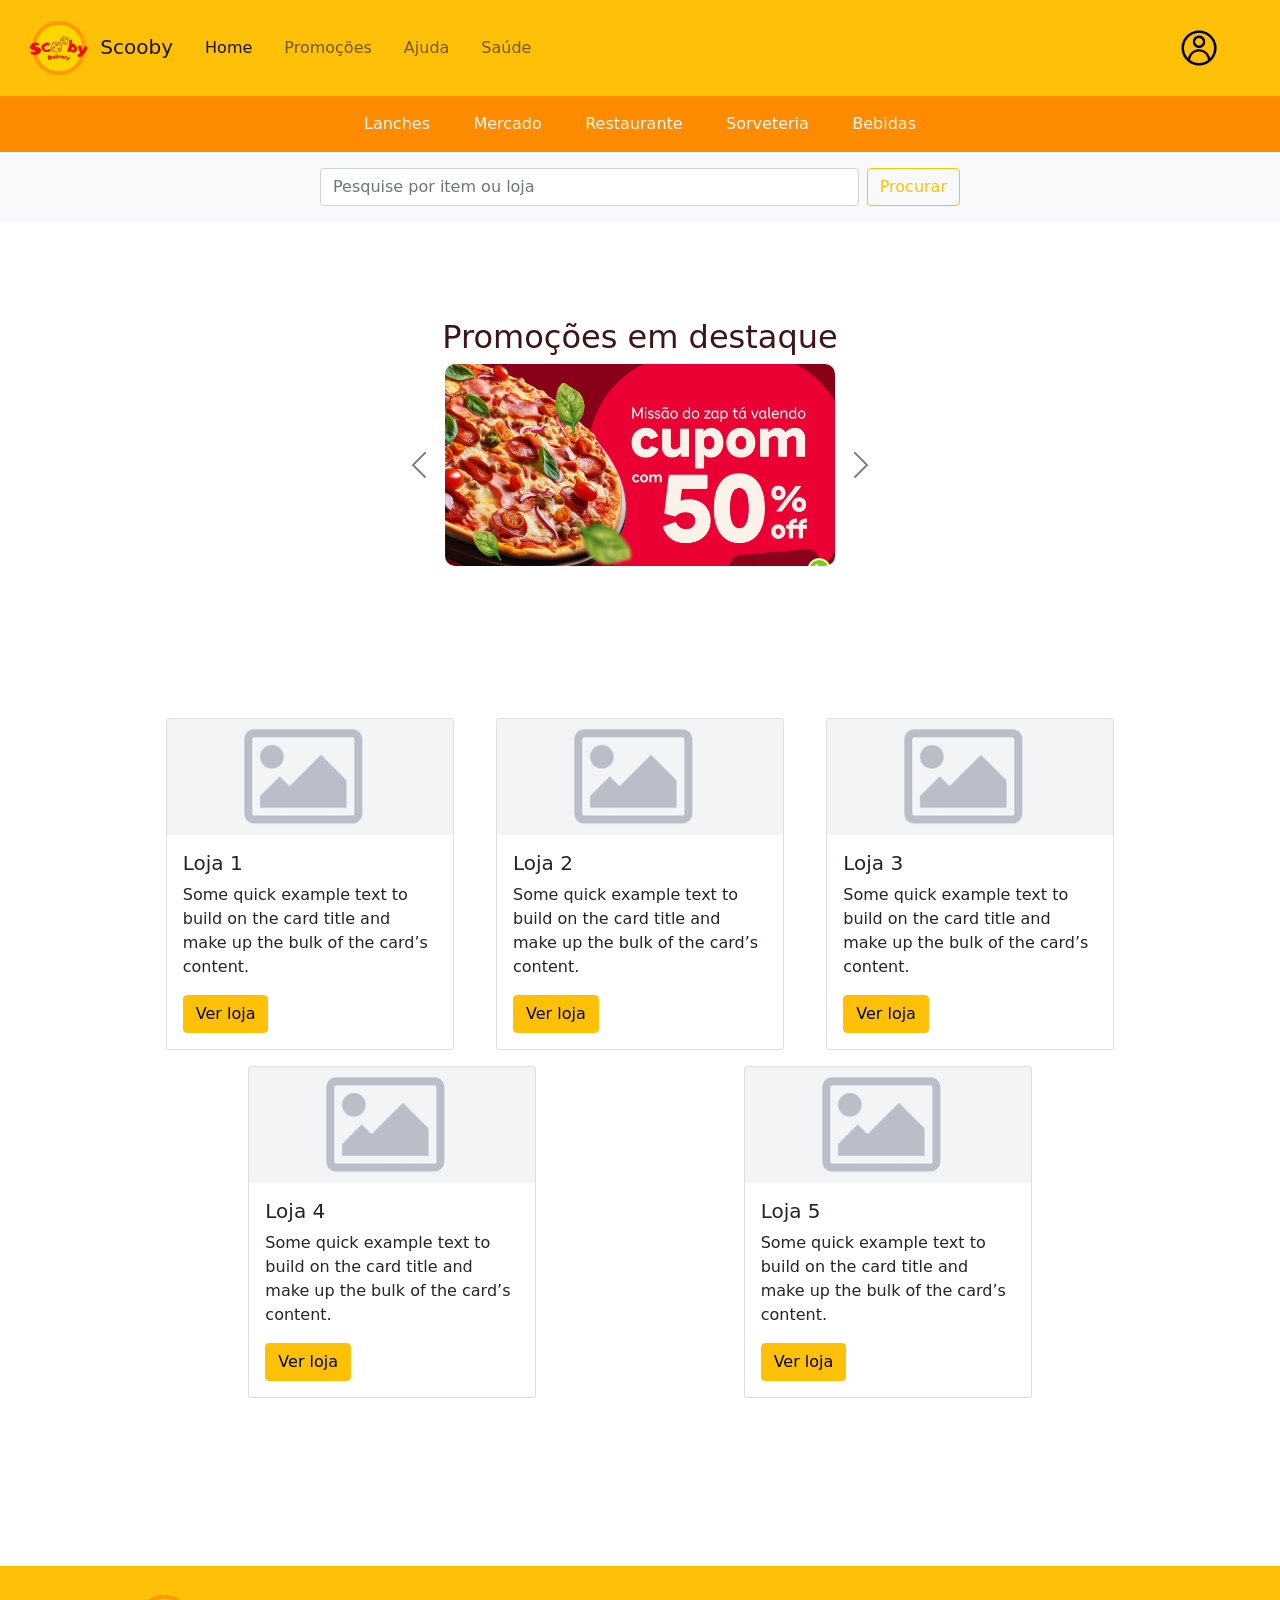
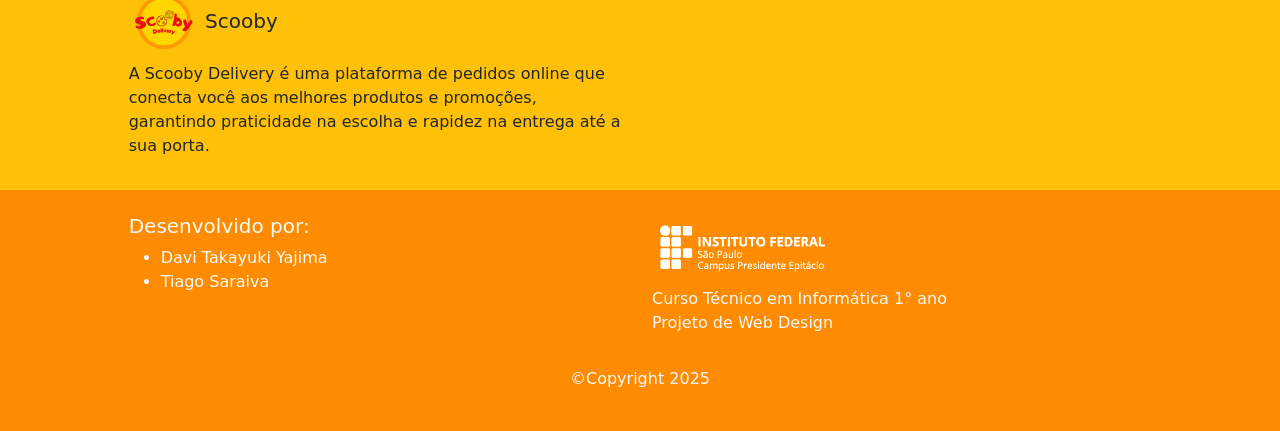
<file: index.html>
<!DOCTYPE html>
<html lang="pt-br">
<head>
    <meta charset="UTF-8">
    <meta name="viewport" content="width=device-width, initial-scale=1.0">
    <link rel="stylesheet" href="./bootstrap-5.0.2-dist/css/bootstrap.min.css">
    <link rel="stylesheet" href="./assets/css/style.css">
    <script src="bootstrap-5.0.2-dist/js/bootstrap.bundle.min.js" defer></script>
    <title>Scooby | Home</title>
    <link rel="icon" href="./assets/img/logoScooby.svg" type="image/x-icon">
</head>
<body>
    <nav class="navbar navbar-expand-lg navbar-light bg-warning">
        <div class="row col-12">
            <div class="container-fluid mx-4 d-flex justify-content-around">
                <div class="col-11 d-flex">
                    <a class="navbar-brand" href="./index.html">
                        <img src="./assets/img/logoScooby.svg" alt="Logo da Scooby Delivery" width="70">
                        Scooby
                    </a>
                    <button class="navbar-toggler" type="button" data-bs-toggle="collapse" data-bs-target="#navbarNavAltMarkup" aria-controls="navbarNavAltMarkup" aria-expanded="false" aria-label="Toggle navigation">
                    <span class="navbar-toggler-icon"></span>
                    </button>
                    <div class="collapse navbar-collapse" id="navbarNavAltMarkup">
                        <div class="navbar-nav">
                            <a class="nav-link active mx-2" aria-current="page" href="./index.html">Home</a>
                            <a class="nav-link mx-2" href="./promocoes.html">Promoções</a>
                            <a class="nav-link mx-2" href="./ajuda.html">Ajuda</a>
                            <a class="nav-link mx-2" href="./saude.html">Saúde</a>
                        </div>
                    </div>
                </div>
                <div class="col-1 collapse navbar-collapse px-1" id="navbarNavAltMarkup">
                    <div class="navbar-nav">
                        <a href="./perfil.html" class="navbar-brand">
                            <img src="./assets/img/icons/perfil-de-usuario.png" alt="Ícone perfil" width="40">
                        </a>
                    </div>
                </div>
            </div>
        </div>
    </nav>
    <div class="row">
        <nav class="navbar navbar-expand-lg navbar-light" style="background-color: darkorange;">
            <div class="container-fluid">
                <button class="navbar-toggler" type="button" data-bs-toggle="collapse" data-bs-target="#navbarNavAltMarkup" aria-controls="navbarNavAltMarkup" aria-expanded="false" aria-label="Toggle navigation">
                <span class="navbar-toggler-icon"></span>
                </button>
                <div class="col-12">
                    <div class="col-6 container-fluid mx-auto collapse navbar-collapse" id="navbarNavAltMarkup">
                        <div class="navbar-nav justify-content-between w-100">
                            <a class="nav-link text-light" href="#">Lanches</a>
                            <a class="nav-link text-light" href="#">Mercado</a>
                            <a class="nav-link text-light" href="#">Restaurante</a>
                            <a class="nav-link text-light" href="#">Sorveteria</a>
                            <a class="nav-link text-light" href="#">Bebidas</a>
                        </div>
                    </div>
                </div>
            </div>
        </nav>
    </div>
    <div class="row px-0">
        <div class="col-12 bg-light py-3">
            <form class="d-flex col-6 mx-auto" role="search">
                <input class="form-control me-2" type="search" placeholder="Pesquise por item ou loja" aria-label="Search"/>
                <button class="btn btn-outline-warning" type="submit">Procurar</button>
            </form>
        </div>
    </div>
    <div class="row py-5">
        <div class="col-5 mx-auto my-5">
            <h2 class="fs-2 text-center">Promoções em destaque</h2>
            <div id="carouselExample" class="carousel carousel-fade carousel-dark slide">
                <div class="carousel-inner slide">
                    <div class="carousel-item active">
                        <img src="./assets/img/promocao1.png" class="d-block w-75 mx-auto" alt="...">
                    </div>
                    <div class="carousel-item">
                        <img src="./assets/img/promocao3.png" class="d-block w-75 mx-auto" alt="...">
                    </div>
                </div>
                <button class="carousel-control-prev" type="button" data-bs-target="#carouselExample" data-bs-slide="prev">
                    <span class="carousel-control-prev-icon" aria-hidden="true"></span>
                    <span class="visually-hidden">Previous</span>
                </button>
                <button class="carousel-control-next" type="button" data-bs-target="#carouselExample" data-bs-slide="next">
                    <span class="carousel-control-next-icon" aria-hidden="true"></span>
                    <span class="visually-hidden">Next</span>
                </button>
            </div>
        </div>
    </div>
    <div class="row my-5">
        <div class="container-fluid d-flex px-5 flex-wrap justify-content-around col-10 mb-5">
            <div class="card my-2" style="width: 18rem;">
                <img src="./assets/img/img-n.png" class="card-img-top" alt="...">
                <div class="card-body">
                    <h5 class="card-title">Loja 1</h5>
                    <p class="card-text">Some quick example text to build on the card title and make up the bulk of the card’s content.</p>
                    <a href="#" class="btn btn-warning">Ver loja</a>
                </div>
            </div>
            <div class="card my-2" style="width: 18rem;">
                <img src="./assets/img/img-n.png" class="card-img-top" alt="...">
                <div class="card-body">
                    <h5 class="card-title">Loja 2</h5>
                    <p class="card-text">Some quick example text to build on the card title and make up the bulk of the card’s content.</p>
                    <a href="#" class="btn btn-warning">Ver loja</a>
                </div>
            </div>
            <div class="card my-2" style="width: 18rem;">
                <img src="./assets/img/img-n.png" class="card-img-top" alt="...">
                <div class="card-body">
                    <h5 class="card-title">Loja 3</h5>
                    <p class="card-text">Some quick example text to build on the card title and make up the bulk of the card’s content.</p>
                    <a href="#" class="btn btn-warning">Ver loja</a>
                </div>
            </div>
            <div class="card my-2" style="width: 18rem;">
                <img src="./assets/img/img-n.png" class="card-img-top" alt="...">
                <div class="card-body">
                    <h5 class="card-title">Loja 4</h5>
                    <p class="card-text">Some quick example text to build on the card title and make up the bulk of the card’s content.</p>
                    <a href="#" class="btn btn-warning">Ver loja</a>
                </div>
            </div>
            <div class="card my-2" style="width: 18rem;">
                <img src="./assets/img/img-n.png" class="card-img-top" alt="...">
                <div class="card-body">
                    <h5 class="card-title">Loja 5</h5>
                    <p class="card-text">Some quick example text to build on the card title and make up the bulk of the card’s content.</p>
                    <a href="#" class="btn btn-warning">Ver loja</a>
                </div>
            </div>
        </div>
    </div>
    <div class="bg-warning py-3" style="margin-top: 7em;">
        <div class="container-fluid">
            <div class="row col-10 mx-auto">
                <div class="col-6">
                    <div class="row">
                        <a class="navbar-brand text-dark" href="./index.html">
                            <img src="./assets/img/logoScooby.svg" alt="Logo da Scooby" width="70">
                            Scooby
                        </a>
                    </div>
                    <div class="row">
                        <p>A Scooby Delivery é uma plataforma de pedidos online que conecta você aos melhores produtos e promoções, garantindo praticidade na escolha e rapidez na entrega até a sua porta.</p>
                    </div>
                </div>
            </div>
        </div>
    </div>
    <footer class="py-4" style="background-color: darkorange;">
        <div class="container-fluid">
            <div class="row col-10 mx-auto text-light">
                <div class="col-6">
                    <h5>Desenvolvido por:</h5>
                    <ul>
                        <li>Davi Takayuki Yajima</li>
                        <li>Tiago Saraiva</li>
                    </ul>
                </div>
                <div class="col-6">
                    <img class="mb-2" src="./assets/img/logoIFSPhorizontal.png" alt="Logotipo IFSP campus Presidente Epitácio" width="180">
                    <p class="my-0">Curso Técnico em Informática 1° ano</p>
                    <p>Projeto de Web Design</p>
                </div>
            </div>
            <div class="row col-10 mx-auto text-light">
                <p class="text-center mt-3">©Copyright 2025</p>
            </div>
        </div>
    </footer>
</body>
</html>
</file>
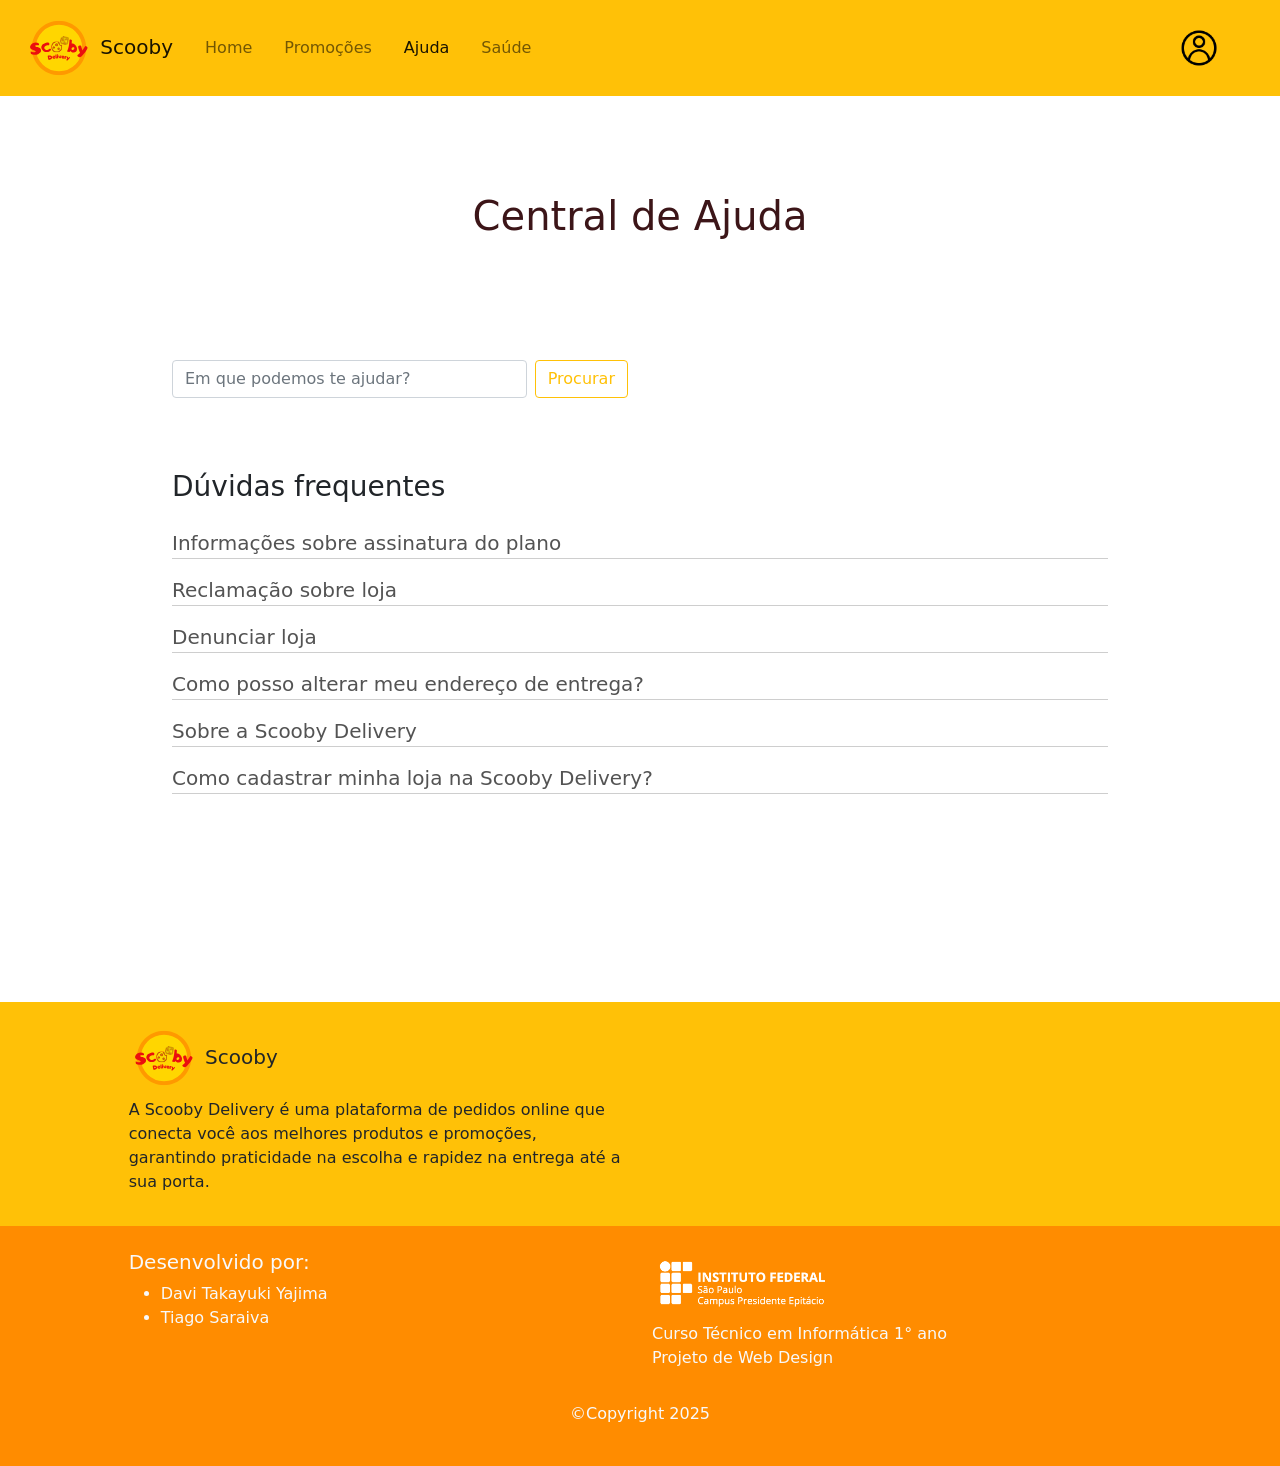
<file: ajuda.html>
<!DOCTYPE html>
<html lang="pt-br">
<head>
    <meta charset="UTF-8">
    <meta name="viewport" content="width=device-width, initial-scale=1.0">
    <link rel="stylesheet" href="./bootstrap-5.0.2-dist/css/bootstrap.min.css">
    <link rel="stylesheet" href="./assets/css/style.css">
    <script src="bootstrap-5.0.2-dist/js/bootstrap.bundle.min.js" defer></script>
    <title>Scooby | Promoções</title>
    <link rel="icon" href="./assets/img/logoScooby.svg" type="image/x-icon">
</head>
<body>
    <nav class="navbar navbar-expand-lg navbar-light bg-warning">
        <div class="row col-12">
            <div class="container-fluid mx-4 d-flex justify-content-around">
                <div class="col-11 d-flex">
                    <a class="navbar-brand" href="./index.html">
                        <img src="./assets/img/logoScooby.svg" alt="Logo da Scooby Delivery" width="70">
                        Scooby
                    </a>
                    <button class="navbar-toggler" type="button" data-bs-toggle="collapse" data-bs-target="#navbarNavAltMarkup" aria-controls="navbarNavAltMarkup" aria-expanded="false" aria-label="Toggle navigation">
                    <span class="navbar-toggler-icon"></span>
                    </button>
                    <div class="collapse navbar-collapse" id="navbarNavAltMarkup">
                        <div class="navbar-nav">
                            <a class="nav-link mx-2" aria-current="page" href="./index.html">Home</a>
                            <a class="nav-link mx-2" href="./promocoes.html">Promoções</a>
                            <a class="nav-link active mx-2" href="./ajuda.html">Ajuda</a>
                            <a class="nav-link mx-2" href="./saude.html">Saúde</a>
                        </div>
                    </div>
                </div>
                <div class="col-1 collapse navbar-collapse px-1" id="navbarNavAltMarkup">
                    <div class="navbar-nav">
                        <a href="./perfil.html" class="navbar-brand">
                            <img src="./assets/img/icons/perfil-de-usuario.png" alt="Ícone perfil" width="40">
                        </a>
                    </div>
                </div>
            </div>
        </div>
    </nav>
    <div class="container-fluid col-9 my-5 py-5">
        <h2 class="fs-1 text-center" style="margin-bottom: 3em;">Central de Ajuda</h2>
        <div class="row mt-5">
            <form class="d-flex col-6 mb-4" role="search">
                <input class="form-control me-2" type="search" placeholder="Em que podemos te ajudar?" aria-label="Search"/>
                <button class="btn btn-outline-warning" type="submit">Procurar</button>
            </form>
        </div>
        <h3 class="mt-5 mb-4">Dúvidas frequentes</h3>
        <div class="row" style="margin-bottom: 5em;">
            <ul class="lista-ajuda">
                <li class="mb-3"><a href="#">Informações sobre assinatura do plano</a></li>
                <li class="mb-3"><a href="#">Reclamação sobre loja</a></li>
                <li class="mb-3"><a href="#">Denunciar loja</a></li>
                <li class="mb-3"><a href="#">Como posso alterar meu endereço de entrega?</a></li>
                <li class="mb-3"><a href="#">Sobre a Scooby Delivery</a></li>
                <li class="mb-3"><a href="#">Como cadastrar minha loja na Scooby Delivery?</a></li>
            </ul>
        </div>
    </div>
    <div class="bg-warning py-3 mt-5">
        <div class="container-fluid">
            <div class="row col-10 mx-auto">
                <div class="col-6">
                    <div class="row">
                        <a class="navbar-brand text-dark" href="./index.html">
                            <img src="./assets/img/logoScooby.svg" alt="Logo da Scooby" width="70">
                            Scooby
                        </a>
                    </div>
                    <div class="row">
                        <p>A Scooby Delivery é uma plataforma de pedidos online que conecta você aos melhores produtos e promoções, garantindo praticidade na escolha e rapidez na entrega até a sua porta.</p>
                    </div>
                </div>
            </div>
        </div>
    </div>
    <footer class="py-4" style="background-color: darkorange;">
        <div class="container-fluid">
            <div class="row col-10 mx-auto text-light">
                <div class="col-6">
                    <h5>Desenvolvido por:</h5>
                    <ul>
                        <li>Davi Takayuki Yajima</li>
                        <li>Tiago Saraiva</li>
                    </ul>
                </div>
                <div class="col-6">
                    <img class="mb-2" src="./assets/img/logoIFSPhorizontal.png" alt="Logotipo IFSP campus Presidente Epitácio" width="180">
                    <p class="my-0">Curso Técnico em Informática 1° ano</p>
                    <p>Projeto de Web Design</p>
                </div>
            </div>
            <div class="row col-10 mx-auto text-light">
                <p class="text-center mt-3">©Copyright 2025</p>
            </div>
        </div>
    </footer>
</body>
</html>
</file>
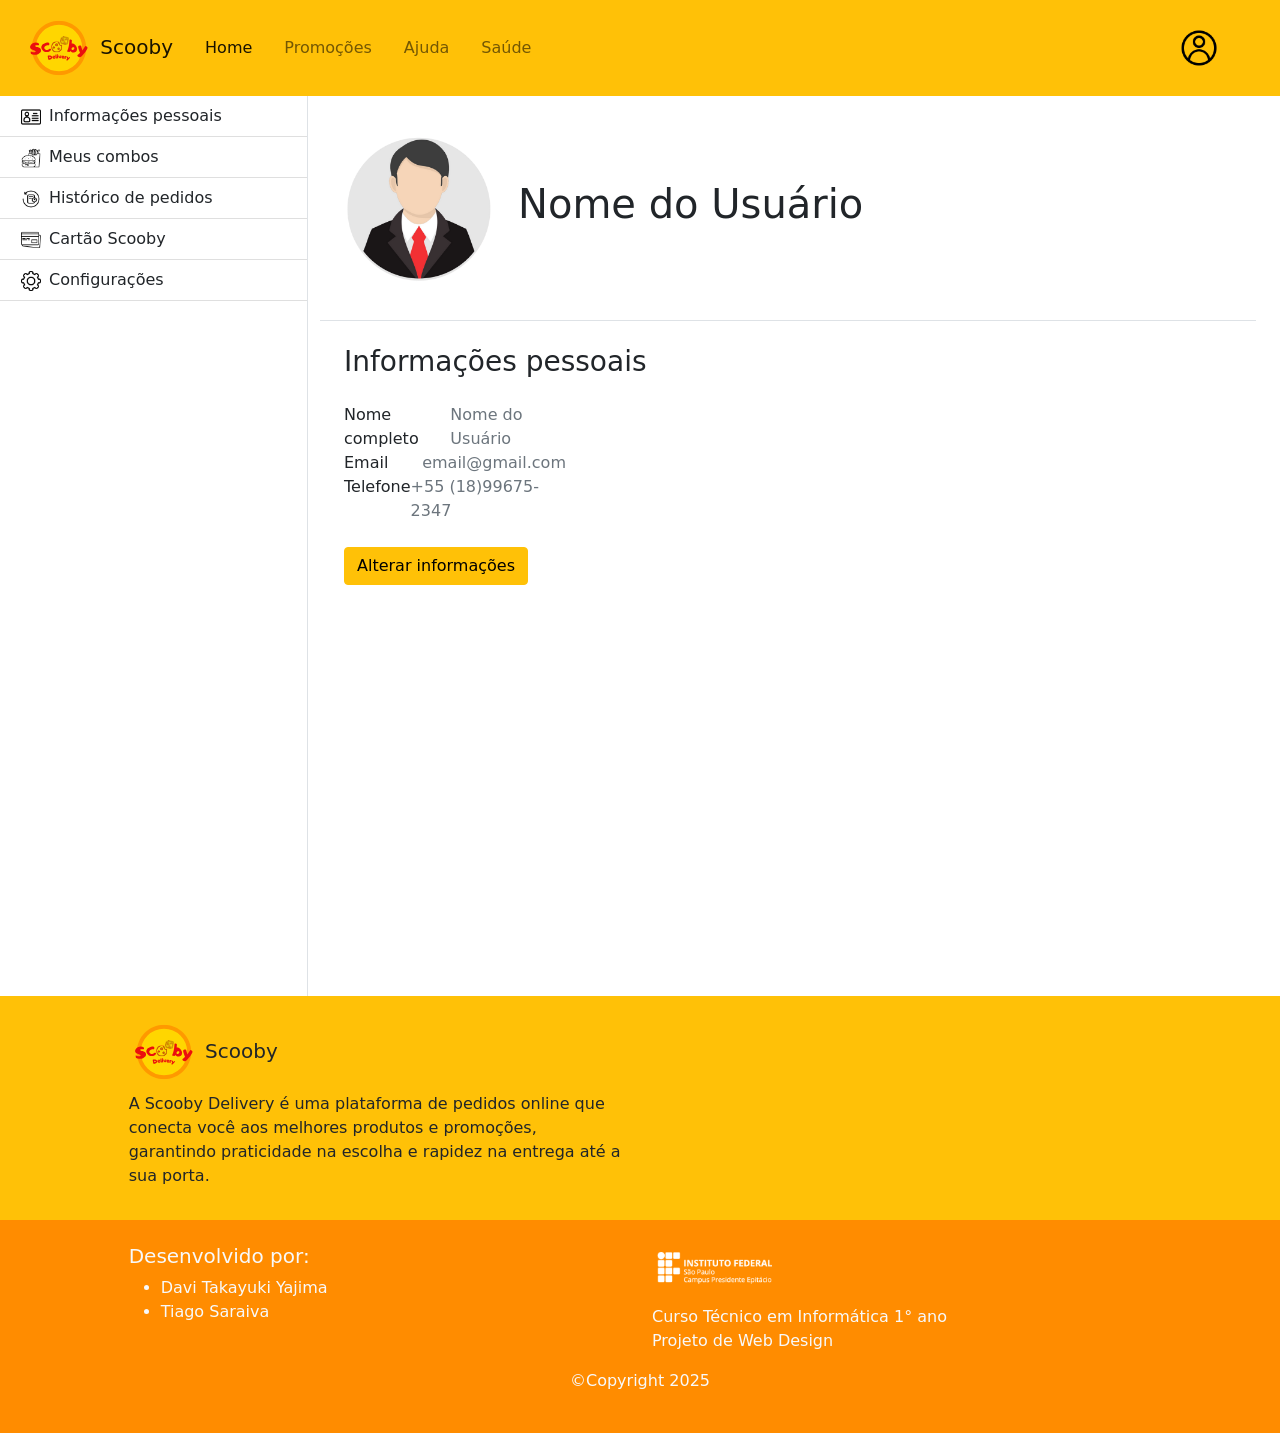
<file: perfil.html>
<!DOCTYPE html>
<html lang="pt-br" style="height: 100vh;">
<head>
    <meta charset="UTF-8">
    <meta name="viewport" content="width=device-width, initial-scale=1.0">
    <link rel="stylesheet" href="./bootstrap-5.0.2-dist/css/bootstrap.min.css">
    <link rel="stylesheet" href="./assets/css/style.css">
    <script src="bootstrap-5.0.2-dist/js/bootstrap.bundle.min.js" defer></script>
    <title>Scooby | Perfil</title>
</head>
<body>
    <nav class="navbar navbar-expand-lg navbar-light bg-warning">
        <div class="row col-12">
            <div class="container-fluid mx-4 d-flex justify-content-around mx-0">
                <div class="col-11 d-flex">
                    <a class="navbar-brand" href="./index.html">
                        <img src="./assets/img/logoScooby.svg" alt="" width="70">
                        Scooby
                    </a>
                    <button class="navbar-toggler" type="button" data-bs-toggle="collapse" data-bs-target="#navbarNavAltMarkup" aria-controls="navbarNavAltMarkup" aria-expanded="false" aria-label="Toggle navigation">
                    <span class="navbar-toggler-icon"></span>
                    </button>
                    <div class="collapse navbar-collapse" id="navbarNavAltMarkup">
                        <div class="navbar-nav">
                            <a class="nav-link active mx-2" aria-current="page" href="./index.html">Home</a>
                            <a class="nav-link mx-2" href="./promocoes.html">Promoções</a>
                            <a class="nav-link mx-2" href="./ajuda.html">Ajuda</a>
                            <a class="nav-link mx-2" href="./saude.html">Saúde</a>
                        </div>
                    </div>
                </div>
                <div class="col-1 collapse navbar-collapse px-1" id="navbarNavAltMarkup">
                    <div class="navbar-nav">
                        <a href="./perfil.html" class="navbar-brand">
                            <img src="./assets/img/icons/perfil-de-usuario.png" alt="" width="40">
                        </a>
                    </div>
                </div>
            </div>
        </div>
    </nav>
    
    <div class="row col-12" style="height: 100vh">
        <div class="col-3 border-end px-0">
            <ul class="list-group rounded-0">
                <li class="list-group-item border-end-0 border-top-0 px-4" style="cursor: pointer;"><img src="./assets/img/icons/carteira-de-identidade.png" alt="Ícone de informações pessoais" width="20px" class="mx-2">Informações pessoais</li>
                <li class="list-group-item border-end-0 border-top-0 px-4" style="cursor: pointer;"><img src="./assets/img/icons/comida.png" alt="Ícone de combos" width="20px" class="mx-2">Meus combos</li>
                <li class="list-group-item border-end-0 border-top-0 px-4" style="cursor: pointer;"><img src="./assets/img/icons/historia.png" alt="Ícone de histórico de pedidos" width="20px" class="mx-2">Histórico de pedidos</li>
                <li class="list-group-item border-end-0 border-top-0 px-4" style="cursor: pointer;"><img src="./assets/img/icons/cartao-de-credito.png" alt="Ícone de cartao de crédito" width="20px" class="mx-2" id="cartao">Cartão Scooby</li>
                <li class="list-group-item border-end-0 border-top-0 px-4" style="cursor: pointer;"><img src="./assets/img/icons/configuracoes.png" alt="Ícone configurações" width="20px" class="mx-2" id="config">Configurações</li>
            </ul>
        </div>
        <div class="col-9">
            <div class="border-bottom h-25 d-flex align-items-center">
                <img class="mx-4" src="./assets/img/ft-perfil-exemplo.png" alt="Imagem de perfil do isiário" style="width: 150px; height: 150px;">
                <h4 class="fs-1">Nome do Usuário</h4>
            </div>
            <!-- Informações pessoais -->
            <div class="h-75 px-4">
                <h5 class="fs-3 my-4">Informações pessoais</h5>
                <div class="d-flex justify-content-between w-25">
                    <span>Nome completo</span>
                    <span class="text-secondary">Nome do Usuário</span>
                </div>
                <div class="d-flex justify-content-between w-25">
                    <span>Email</span>
                    <span class="text-secondary">email@gmail.com</span>
                </div>
                <div class="d-flex justify-content-between w-25">
                    <span>Telefone</span>
                    <span class="text-secondary">+55 (18)99675-2347</span>
                </div>
                <a class="btn btn-warning my-4" href="#" role="button">Alterar informações</a>
            </div>
        </div>
    </div>

    <div class="bg-warning py-3">
        <div class="container-fluid">
            <div class="row col-10 mx-auto">
                <div class="col-6">
                    <div class="row">
                        <a class="navbar-brand text-dark" href="./index.html">
                            <img src="./assets/img/logoScooby.svg" alt="Logo da Scooby" width="70">
                            Scooby
                        </a>
                    </div>
                    <div class="row">
                        <p>A Scooby Delivery é uma plataforma de pedidos online que conecta você aos melhores produtos e promoções, garantindo praticidade na escolha e rapidez na entrega até a sua porta.</p>
                    </div>
                </div>
            </div>
        </div>
    </div>
    <footer class="py-4" style="background-color: darkorange;">
        <div class="container-fluid">
            <div class="row col-10 mx-auto text-light">
                <div class="col-6">
                    <h5>Desenvolvido por:</h5>
                    <ul>
                        <li>Davi Takayuki Yajima</li>
                        <li>Tiago Saraiva</li>
                    </ul>
                </div>
                <div class="col-6">
                    <img class="w-25 mb-3" src="./assets/img/logoIFSPhorizontal.png" alt="">
                    <p class="my-0">Curso Técnico em Informática 1° ano</p>
                    <p>Projeto de Web Design</p>
                </div>
            </div>
            <div class="row col-10 mx-auto text-light">
                <p class="text-center">©Copyright 2025</p>
            </div>
        </div>
    </footer>
</body>
</file>
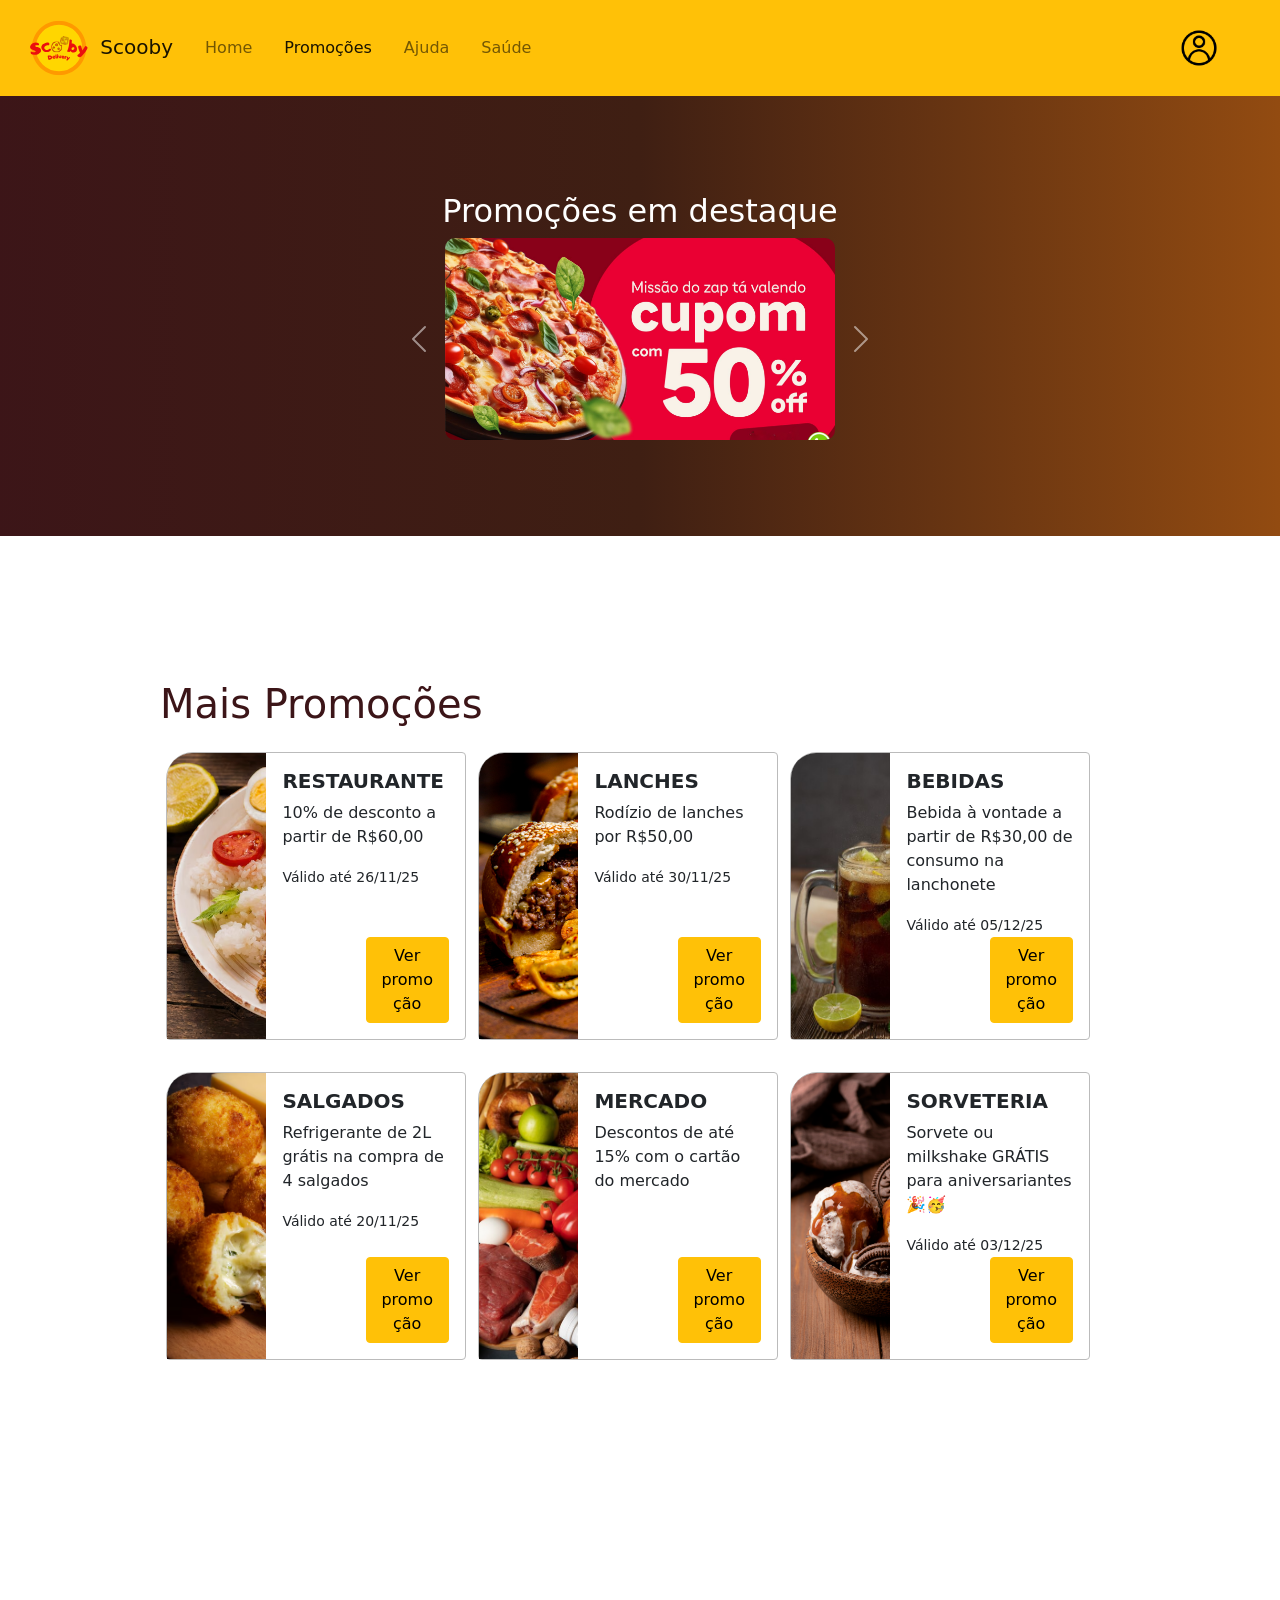
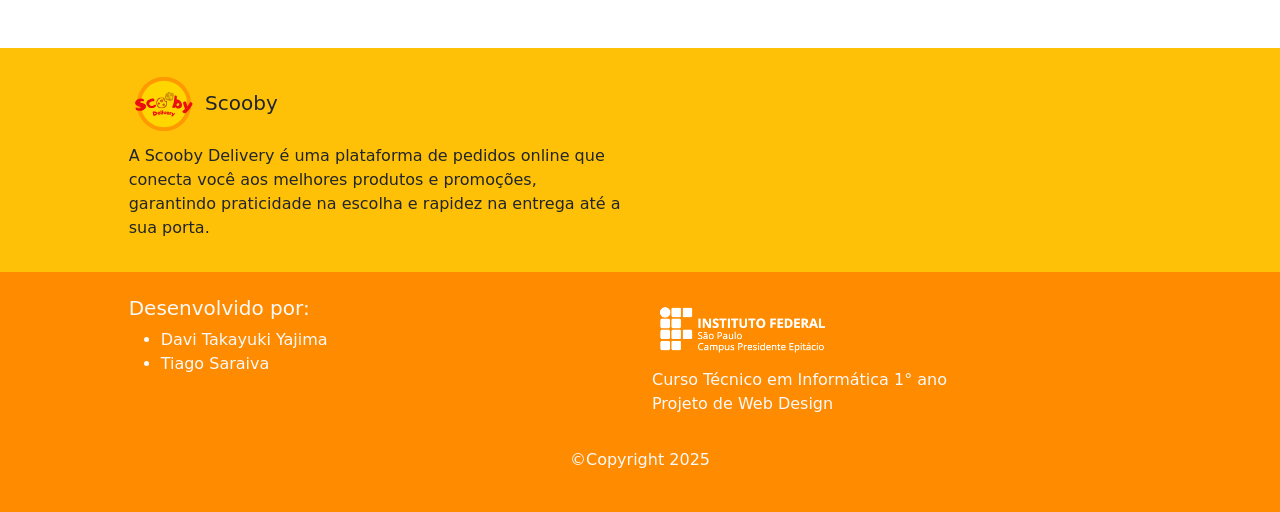
<file: promocoes.html>
<!DOCTYPE html>
<html lang="pt-br">
<head>
    <meta charset="UTF-8">
    <meta name="viewport" content="width=device-width, initial-scale=1.0">
    <link rel="stylesheet" href="./bootstrap-5.0.2-dist/css/bootstrap.min.css">
    <link rel="stylesheet" href="./assets/css/style.css">
    <script src="bootstrap-5.0.2-dist/js/bootstrap.bundle.min.js" defer></script>
    <title>Scooby | Promoções</title>
    <link rel="icon" href="./assets/img/logoScooby.svg" type="image/x-icon">
</head>
<body>
    <nav class="navbar navbar-expand-lg navbar-light bg-warning">
        <div class="row col-12">
            <div class="container-fluid mx-4 d-flex justify-content-around">
                <div class="col-11 d-flex">
                    <a class="navbar-brand" href="./index.html">
                        <img src="./assets/img/logoScooby.svg" alt="Logo da Scooby Delivery" width="70">
                        Scooby
                    </a>
                    <button class="navbar-toggler" type="button" data-bs-toggle="collapse" data-bs-target="#navbarNavAltMarkup" aria-controls="navbarNavAltMarkup" aria-expanded="false" aria-label="Toggle navigation">
                    <span class="navbar-toggler-icon"></span>
                    </button>
                    <div class="collapse navbar-collapse" id="navbarNavAltMarkup">
                        <div class="navbar-nav">
                            <a class="nav-link mx-2" aria-current="page" href="./index.html">Home</a>
                            <a class="nav-link active mx-2" href="./promocoes.html">Promoções</a>
                            <a class="nav-link mx-2" href="./ajuda.html">Ajuda</a>
                            <a class="nav-link mx-2" href="./saude.html">Saúde</a>
                        </div>
                    </div>
                </div>
                <div class="col-1 collapse navbar-collapse px-1" id="navbarNavAltMarkup">
                    <div class="navbar-nav">
                        <a href="./perfil.html" class="navbar-brand">
                            <img src="./assets/img/icons/perfil-de-usuario.png" alt="Ícone perfil" width="40">
                        </a>
                    </div>
                </div>
            </div>
        </div>
    </nav>
    <div class="row py-5" style="background: linear-gradient(90deg, #3C1518, #3f1f13, rgb(148, 76, 17));">
        <div class="col-5 mx-auto my-5">
            <h2 class="fs-2 text-center text-white">Promoções em destaque</h2>
            <div id="carouselExample" class="slide carousel carousel-white">
                <div class="carousel-inner">
                    <div class="carousel-item active">
                        <img src="./assets/img/promocao1.png" class="d-block w-75 mx-auto" alt="...">
                    </div>
                    <div class="carousel-item">
                        <img src="./assets/img/promocao3.png" class="d-block w-75 mx-auto" alt="...">
                    </div>
                </div>
                <button class="carousel-control-prev" type="button" data-bs-target="#carouselExample" data-bs-slide="prev">
                    <span class="carousel-control-prev-icon" aria-hidden="true"></span>
                    <span class="visually-hidden">Previous</span>
                </button>
                <button class="carousel-control-next" type="button" data-bs-target="#carouselExample" data-bs-slide="next">
                    <span class="carousel-control-next-icon" aria-hidden="true"></span>
                    <span class="visually-hidden">Next</span>
                </button>
            </div>
        </div>
    </div>
    <div class="row col-12">
        <div class="container-fluid col-9 my-5 py-5">
            <h2 class="mb-4 mt-5 fs-1">Mais Promoções</h2>
            <div class="d-flex flex-wrap justify-content-around mb-5">
                <div class="row d-flex justify-content-around mb-3 w-100">
                    <div class="card mb-3 card-p" style="width: 32%;">
                        <div class="row g-0 h-100 h-100">
                            <div class="col-md-4 img-prom" style="background-image: url(./assets/img/restaurante.avif);"></div>
                            <div class="col-md-8">
                            <div class="card-body d-flex flex-column justify-content-between h-100 align-items-end">
                                <div class="w-100">
                                    <h5 class="card-title fw-bold">RESTAURANTE</h5>
                                    <p class="card-text">10% de desconto a partir de R$60,00</p>
                                    <p class="card-text"><small class="text-body-secondary">Válido até 26/11/25</small></p>
                                </div>
                                <a href="#" class="btn btn-warning w-50">Ver promoção</a>
                                </div>
                            </div>
                        </div>
                    </div>
                    <div class="card mb-3 card-p" style="width: 32%;">
                        <div class="row g-0 h-100">
                            <div class="col-md-4 img-prom" style="background-image: url(./assets/img/lanche.jpg);"></div>
                            <div class="col-md-8">
                            <div class="card-body d-flex flex-column justify-content-between h-100 align-items-end">
                                <div class="w-100">
                                    <h5 class="card-title fw-bold">LANCHES</h5>
                                    <p class="card-text">Rodízio de lanches por R$50,00</p>
                                    <p class="card-text"><small class="text-body-secondary">Válido até 30/11/25</small></p>
                                </div>
                                <a href="#" class="btn btn-warning w-50">Ver promoção</a>
                                </div>
                            </div>
                        </div>
                    </div>
                    <div class="card mb-3 card-p" style="width: 32%;">
                        <div class="row g-0 h-100">
                            <div class="col-md-4 img-prom" style="background-image: url(./assets/img/refri.jpg);"></div>
                            <div class="col-md-8">
                            <div class="card-body d-flex flex-column justify-content-between h-100 align-items-end">
                                <div class="w-100">
                                    <h5 class="card-title fw-bold">BEBIDAS</h5>
                                    <p class="card-text">Bebida à vontade a partir de R$30,00 de consumo na lanchonete</p>
                                    <p class="card-text"><small class="text-body-secondary">Válido até 05/12/25</small></p>
                                </div>
                                <a href="#" class="btn btn-warning w-50">Ver promoção</a>
                                </div>
                            </div>
                        </div>
                    </div>
                </div>
                <div class="row d-flex justify-content-around mb-3 w-100">
                    <div class="card mb-3 card-p" style="width: 32%;">
                        <div class="row g-0 h-100">
                            <div class="col-md-4 img-prom" style="background-image: url(./assets/img/salgdo.avif);"></div>
                            <div class="col-md-8">
                            <div class="card-body d-flex flex-column justify-content-between h-100 align-items-end">
                                <div class="w-100">
                                    <h5 class="card-title fw-bold">SALGADOS</h5>
                                    <p class="card-text">Refrigerante de 2L grátis na compra de 4 salgados</p>
                                    <p class="card-text"><small class="text-body-secondary">Válido até 20/11/25</small></p>
                                </div>
                                <a href="#" class="btn btn-warning w-50">Ver promoção</a>
                                </div>
                            </div>
                        </div>
                    </div>
                    <div class="card mb-3 card-p" style="width: 32%;">
                        <div class="row g-0 h-100">
                            <div class="col-md-4 img-prom" style="background-image: url(./assets/img/mercado.jpg);"></div>
                            <div class="col-md-8">
                            <div class="card-body d-flex flex-column justify-content-between h-100 align-items-end">
                                <div class="w-100">
                                    <h5 class="card-title fw-bold">MERCADO</h5>
                                    <p class="card-text">Descontos de até 15% com o cartão do mercado</p>
                                    <p class="card-text"><small class="text-body-secondary"></small></p>
                                </div>
                                <a href="#" class="btn btn-warning w-50">Ver promoção</a>
                                </div>
                            </div>
                        </div>
                    </div>
                    <div class="card mb-3 card-p" style="width: 32%;">
                        <div class="row g-0 h-100">
                            <div class="col-md-4 img-prom" style="background-image: url(./assets/img/sorvete.jpg);"></div>
                            <div class="col-md-8">
                            <div class="card-body d-flex flex-column justify-content-between h-100 align-items-end">
                                <div class="w-100">
                                    <h5 class="card-title fw-bold">SORVETERIA</h5>
                                    <p class="card-text">Sorvete ou milkshake GRÁTIS para aniversariantes 🎉🥳</p>
                                    <p class="card-text"><small class="text-body-secondary">Válido até 03/12/25</small></p>
                                </div>
                                <a href="#" class="btn btn-warning w-50">Ver promoção</a>
                                </div>
                            </div>
                        </div>
                    </div>
                </div>
            </div>
        </div>
    </div>
    <div class="bg-warning py-3" style="margin-top: 7em;">
        <div class="container-fluid">
            <div class="row col-10 mx-auto">
                <div class="col-6">
                    <div class="row">
                        <a class="navbar-brand text-dark" href="./index.html">
                            <img src="./assets/img/logoScooby.svg" alt="Logo da Scooby" width="70">
                            Scooby
                        </a>
                    </div>
                    <div class="row">
                        <p>A Scooby Delivery é uma plataforma de pedidos online que conecta você aos melhores produtos e promoções, garantindo praticidade na escolha e rapidez na entrega até a sua porta.</p>
                    </div>
                </div>
            </div>
        </div>
    </div>
    <footer class="py-4" style="background-color: darkorange;">
        <div class="container-fluid">
            <div class="row col-10 mx-auto text-light">
                <div class="col-6">
                    <h5>Desenvolvido por:</h5>
                    <ul>
                        <li>Davi Takayuki Yajima</li>
                        <li>Tiago Saraiva</li>
                    </ul>
                </div>
                <div class="col-6">
                    <img class="mb-2" src="./assets/img/logoIFSPhorizontal.png" alt="Logotipo IFSP campus Presidente Epitácio" width="180">
                    <p class="my-0">Curso Técnico em Informática 1° ano</p>
                    <p>Projeto de Web Design</p>
                </div>
            </div>
            <div class="row col-10 mx-auto text-light">
                <p class="text-center mt-3">©Copyright 2025</p>
            </div>
        </div>
    </footer>
</body>
</html>
</file>
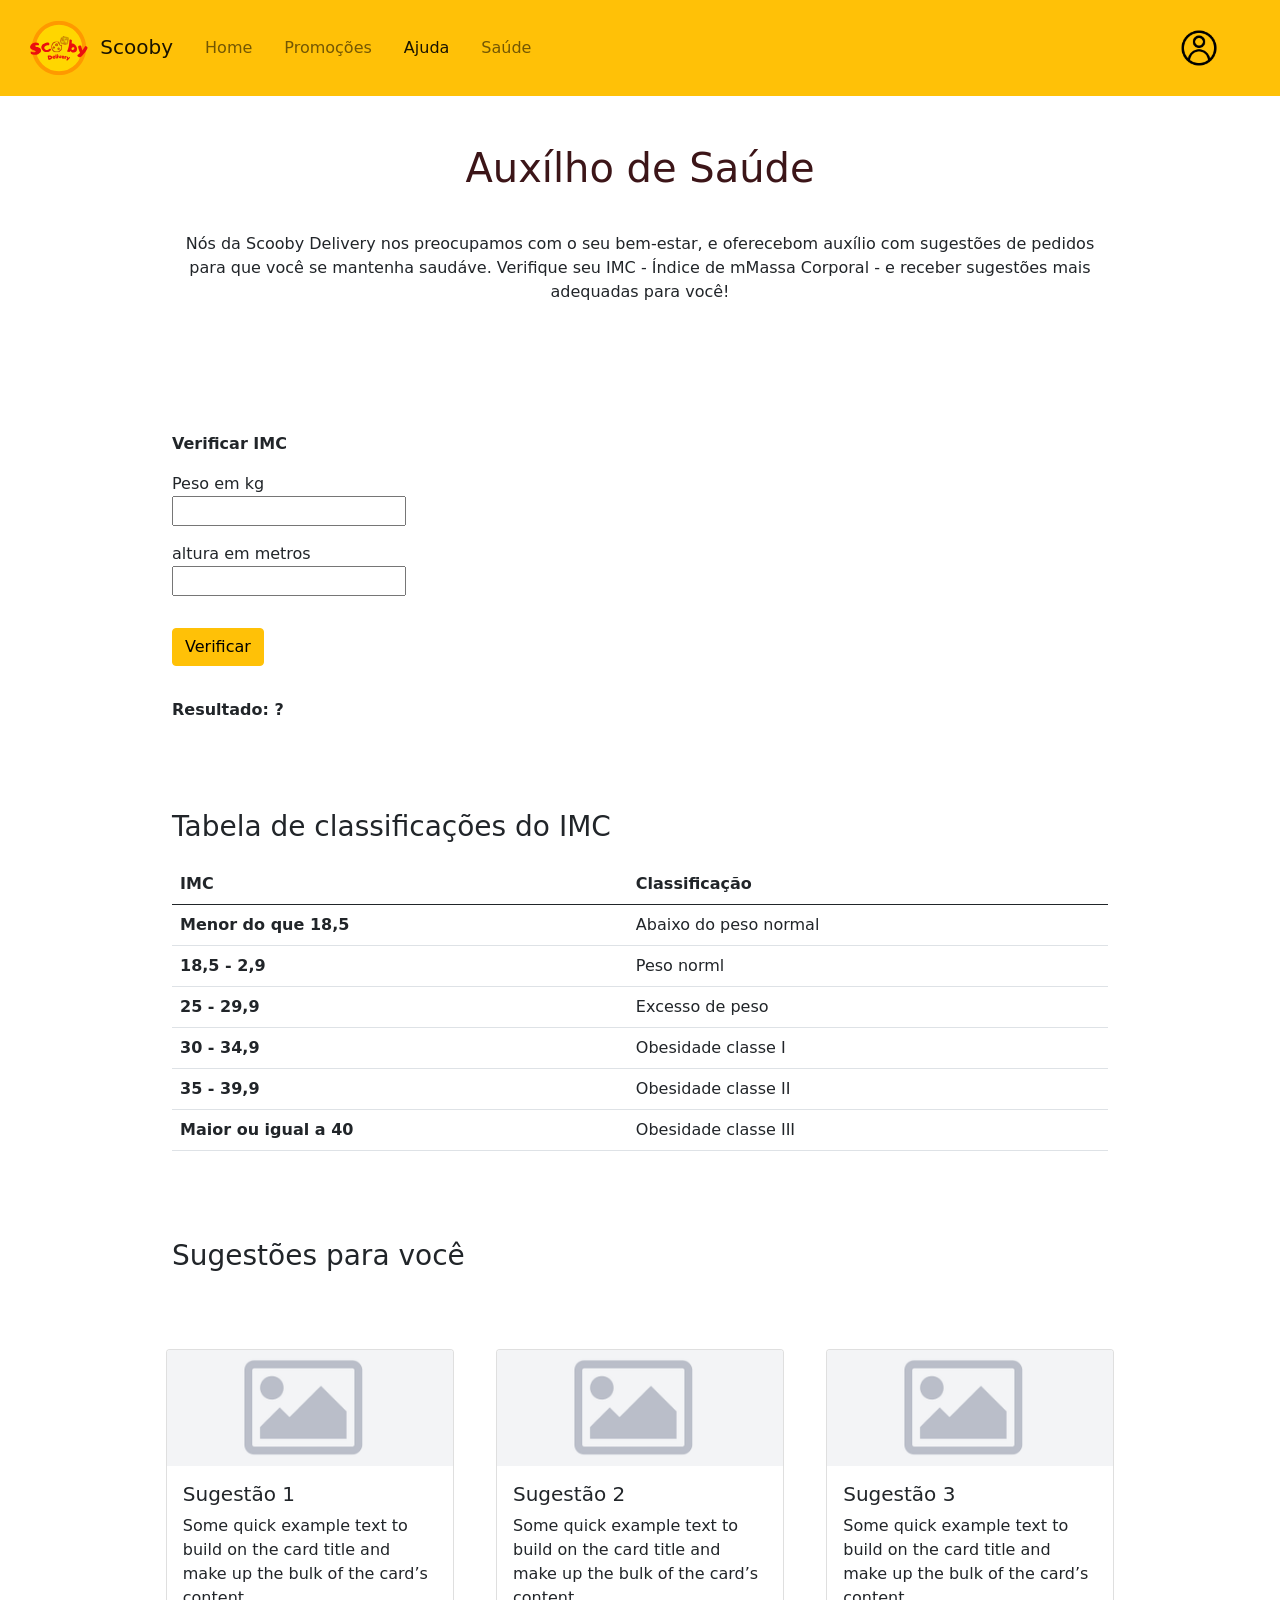
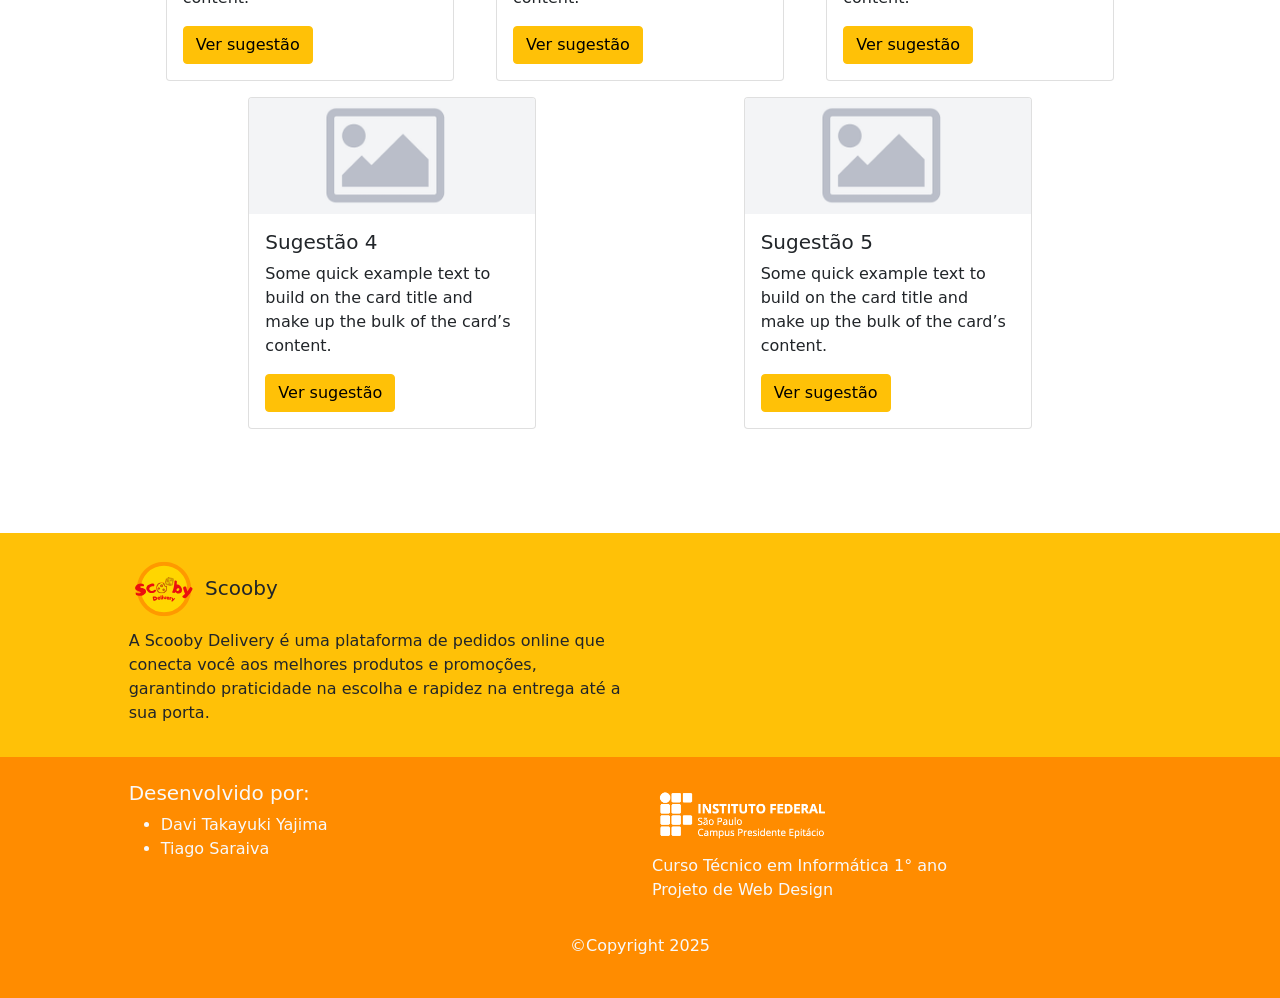
<file: saude.html>
<!DOCTYPE html>
<html lang="pt-br">
<head>
    <meta charset="UTF-8">
    <meta name="viewport" content="width=device-width, initial-scale=1.0">
    <link rel="stylesheet" href="./bootstrap-5.0.2-dist/css/bootstrap.min.css">
    <link rel="stylesheet" href="./assets/css/style.css">
    <script src="bootstrap-5.0.2-dist/js/bootstrap.bundle.min.js" defer></script>
    <title>Scooby | Promoções</title>
    <link rel="icon" href="./assets/img/logoScooby.svg" type="image/x-icon">
</head>
<body>
    <nav class="navbar navbar-expand-lg navbar-light bg-warning">
        <div class="row col-12">
            <div class="container-fluid mx-4 d-flex justify-content-around">
                <div class="col-11 d-flex">
                    <a class="navbar-brand" href="./index.html">
                        <img src="./assets/img/logoScooby.svg" alt="Logo da Scooby Delivery" width="70">
                        Scooby
                    </a>
                    <button class="navbar-toggler" type="button" data-bs-toggle="collapse" data-bs-target="#navbarNavAltMarkup" aria-controls="navbarNavAltMarkup" aria-expanded="false" aria-label="Toggle navigation">
                    <span class="navbar-toggler-icon"></span>
                    </button>
                    <div class="collapse navbar-collapse" id="navbarNavAltMarkup">
                        <div class="navbar-nav">
                            <a class="nav-link mx-2" aria-current="page" href="./index.html">Home</a>
                            <a class="nav-link mx-2" href="./promocoes.html">Promoções</a>
                            <a class="nav-link active mx-2" href="./ajuda.html">Ajuda</a>
                            <a class="nav-link mx-2" href="./saude.html">Saúde</a>
                        </div>
                    </div>
                </div>
                <div class="col-1 collapse navbar-collapse px-1" id="navbarNavAltMarkup">
                    <div class="navbar-nav">
                        <a href="./perfil.html" class="navbar-brand">
                            <img src="./assets/img/icons/perfil-de-usuario.png" alt="Ícone perfil" width="40">
                        </a>
                    </div>
                </div>
            </div>
        </div>
    </nav>
    <div class="container-fluid col-9 py-5">
        <h2 class="fs-1 text-center" style="margin-bottom: 1em;">Auxílho de Saúde</h2>
        <p class="text-center">Nós da Scooby Delivery nos preocupamos com o seu bem-estar, e oferecebom auxílio com sugestões de pedidos para que você se mantenha saudáve. Verifique seu IMC - Índice de mMassa Corporal - e receber sugestões mais adequadas para você!</p>
        <p style="margin-top: 8em;" class="fw-bold">Verificar IMC</p>
        <div class="w-100 d-flex flex-column mb-3">
            <label for="peso">Peso em kg</label>
            <input class="w-25" type="number" name="peso">
        </div>
        <div class="w-100 d-flex flex-column mb-3">
            <label for="altura">altura em metros</label>
            <input class="w-25" type="number" name="altura">
        </div>
        <button class="btn btn-warning my-3">Verificar</button>
        <P class="my-3 fw-bold">Resultado: ?</P>

        <p class="fs-3" style="margin-top:3em;">Tabela de classificações do IMC</p>
        <table class="table 75">
            <thead>
                <tr>
                    <th scope="col">IMC</th>
                    <th scope="col">Classificação</th>
                </tr>
            </thead>
            <tbody>
                <tr>
                    <th scope="row">Menor do que 18,5</th>
                    <td>Abaixo do peso normal</td>
                </tr>
                <tr>
                    <th scope="row">18,5 - 2,9</th>
                    <td>Peso norml</td>
                </tr>
                <tr>
                    <th scope="row">25 - 29,9</th>
                    <td>Excesso de peso</td>
                </tr>
                <tr>
                    <th scope="row">30 - 34,9</th>
                    <td>Obesidade classe I</td>
                </tr>
                <tr>
                    <th scope="row">35 - 39,9</th>
                    <td>Obesidade classe II</td>
                </tr>
                <tr>
                    <th scope="row">Maior ou igual a 40</th>
                    <td>Obesidade classe III</td>
                </tr>
            </tbody>
        </table>
        <p class="fs-3" style="margin-top:3em;">Sugestões para você</p>
    </div>
    <div class="row">
        <div class="container-fluid d-flex px-5 flex-wrap justify-content-around col-10 mb-5">
            <div class="card my-2" style="width: 18rem;">
                <img src="./assets/img/img-n.png" class="card-img-top" alt="...">
                <div class="card-body">
                    <h5 class="card-title">Sugestão 1</h5>
                    <p class="card-text">Some quick example text to build on the card title and make up the bulk of the card’s content.</p>
                    <a href="#" class="btn btn-warning">Ver sugestão</a>
                </div>
            </div>
            <div class="card my-2" style="width: 18rem;">
                <img src="./assets/img/img-n.png" class="card-img-top" alt="...">
                <div class="card-body">
                    <h5 class="card-title">Sugestão 2</h5>
                    <p class="card-text">Some quick example text to build on the card title and make up the bulk of the card’s content.</p>
                    <a href="#" class="btn btn-warning">Ver sugestão</a>
                </div>
            </div>
            <div class="card my-2" style="width: 18rem;">
                <img src="./assets/img/img-n.png" class="card-img-top" alt="...">
                <div class="card-body">
                    <h5 class="card-title">Sugestão 3</h5>
                    <p class="card-text">Some quick example text to build on the card title and make up the bulk of the card’s content.</p>
                    <a href="#" class="btn btn-warning">Ver sugestão</a>
                </div>
            </div>
            <div class="card my-2" style="width: 18rem;">
                <img src="./assets/img/img-n.png" class="card-img-top" alt="...">
                <div class="card-body">
                    <h5 class="card-title">Sugestão 4</h5>
                    <p class="card-text">Some quick example text to build on the card title and make up the bulk of the card’s content.</p>
                    <a href="#" class="btn btn-warning">Ver sugestão</a>
                </div>
            </div>
            <div class="card my-2" style="width: 18rem;">
                <img src="./assets/img/img-n.png" class="card-img-top" alt="...">
                <div class="card-body">
                    <h5 class="card-title">Sugestão 5</h5>
                    <p class="card-text">Some quick example text to build on the card title and make up the bulk of the card’s content.</p>
                    <a href="#" class="btn btn-warning">Ver sugestão</a>
                </div>
            </div>
        </div>
    </div>
    <div class="bg-warning py-3 mt-5" style="margin-top: 7em;">
        <div class="container-fluid">
            <div class="row col-10 mx-auto">
                <div class="col-6">
                    <div class="row">
                        <a class="navbar-brand text-dark" href="./index.html">
                            <img src="./assets/img/logoScooby.svg" alt="Logo da Scooby" width="70">
                            Scooby
                        </a>
                    </div>
                    <div class="row">
                        <p>A Scooby Delivery é uma plataforma de pedidos online que conecta você aos melhores produtos e promoções, garantindo praticidade na escolha e rapidez na entrega até a sua porta.</p>
                    </div>
                </div>
            </div>
        </div>
    </div>
    <footer class="py-4" style="background-color: darkorange;">
        <div class="container-fluid">
            <div class="row col-10 mx-auto text-light">
                <div class="col-6">
                    <h5>Desenvolvido por:</h5>
                    <ul>
                        <li>Davi Takayuki Yajima</li>
                        <li>Tiago Saraiva</li>
                    </ul>
                </div>
                <div class="col-6">
                    <img class="mb-2" src="./assets/img/logoIFSPhorizontal.png" alt="Logotipo IFSP campus Presidente Epitácio" width="180">
                    <p class="my-0">Curso Técnico em Informática 1° ano</p>
                    <p>Projeto de Web Design</p>
                </div>
            </div>
            <div class="row col-10 mx-auto text-light">
                <p class="text-center mt-3">©Copyright 2025</p>
            </div>
        </div>
    </footer>
</body>
</html>
</file>
<file: assets/css/style.css>
.list-group-item:hover > img{
    transform: scale(1.2);
    transition: 100ms;
}

.list-group-item:hover #config{
    transform: rotate(90deg) scale(1.2);
}

.carousel img{
    border-radius: 10px;
}

.img-prom{
    background-size: cover;
    border-top-left-radius: 25px;
}

.card-p{
    padding: 0;
    border-top-left-radius: 27px;
    background: linear-gradient(90deg, #3C1518 50%, white 0%);
    background-size: 200%;
    background-position: right;
    transition: 200ms;
    border: 1px rgb(187, 187, 187) solid;
}

.card-p:hover{
    color: white;
    transform: scale(1.05);
    background-position: left;
    box-shadow: 5px 5px 7px 0px rgb(156, 156, 156);
}

h2{
    color: #3C1518;
}

.lista-ajuda{
    list-style-type: none;
}

.lista-ajuda li{
    font-size: 20px;
    border-bottom: 1px rgb(206, 206, 206) solid;
}

.lista-ajuda a{
    color: rgb(83, 83, 83);
    text-decoration: none;
}

.lista-ajuda a:hover{
    color: black;
}
</file>
